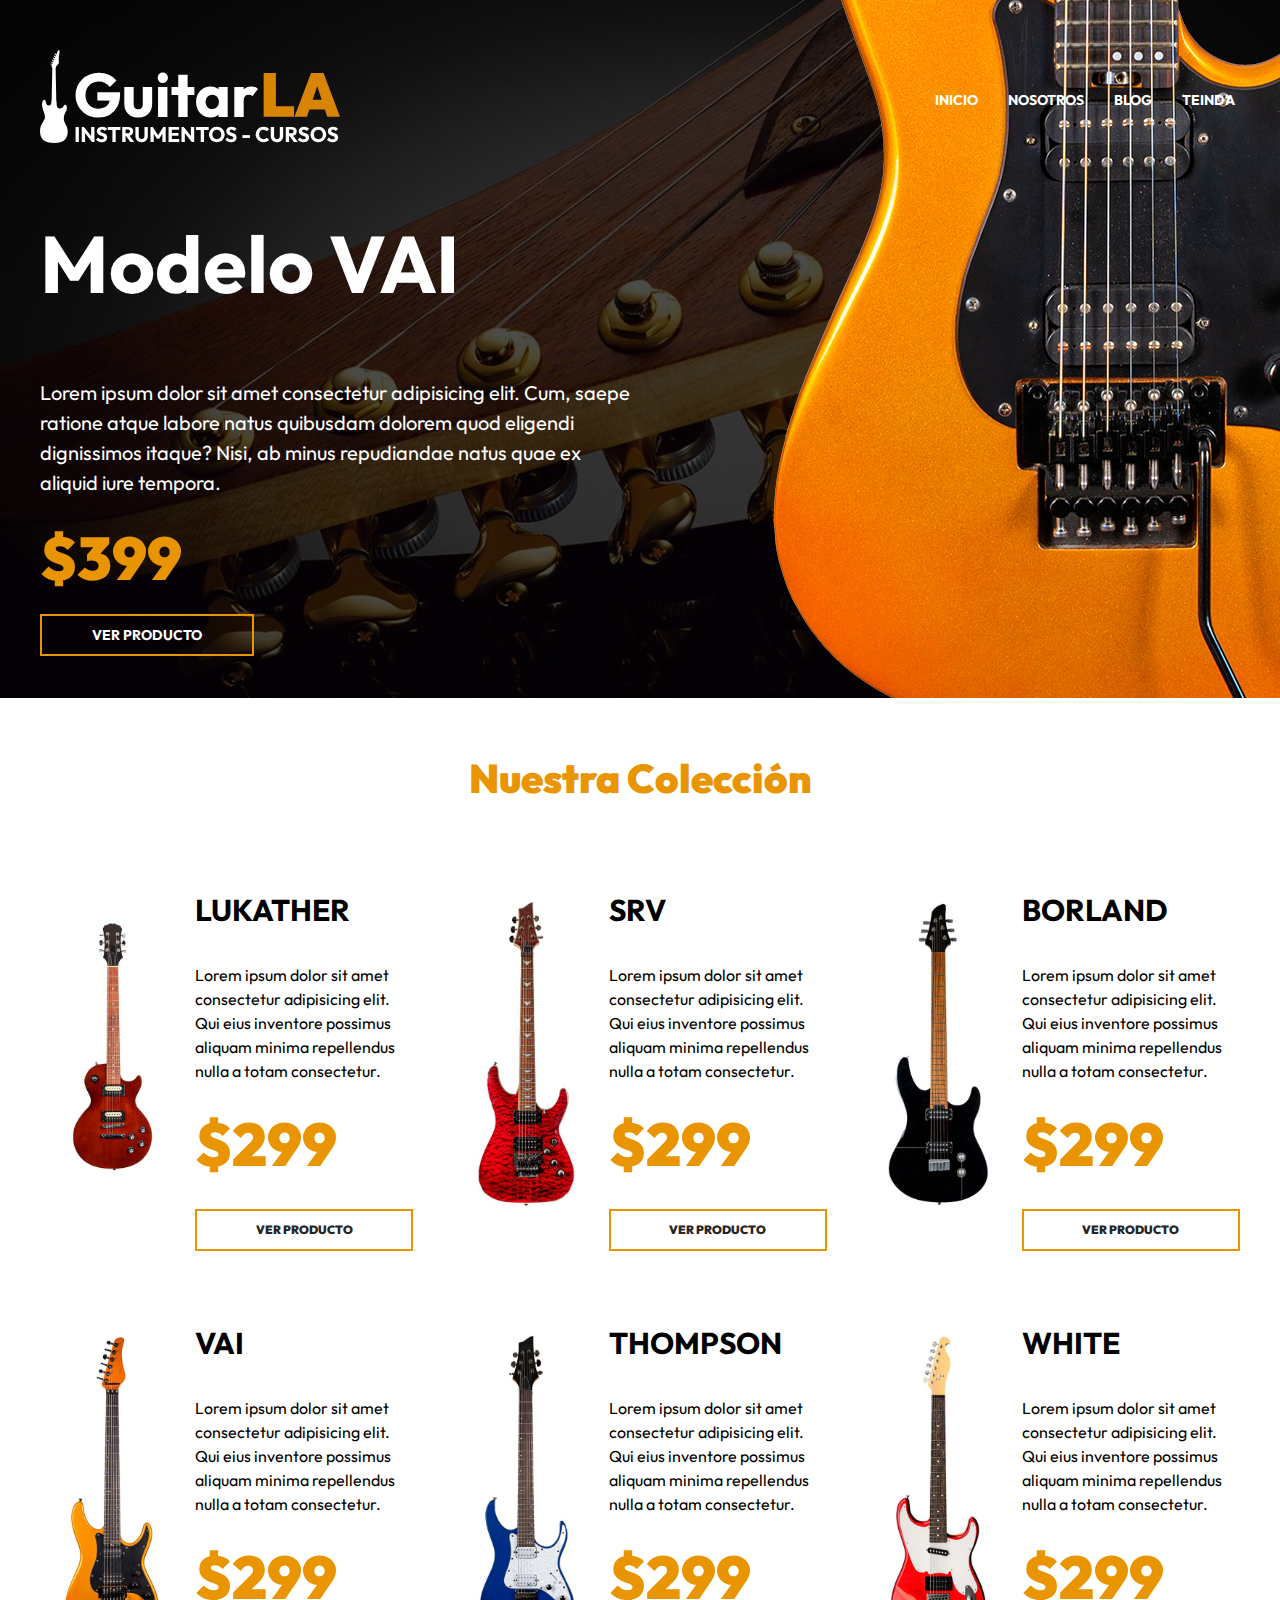
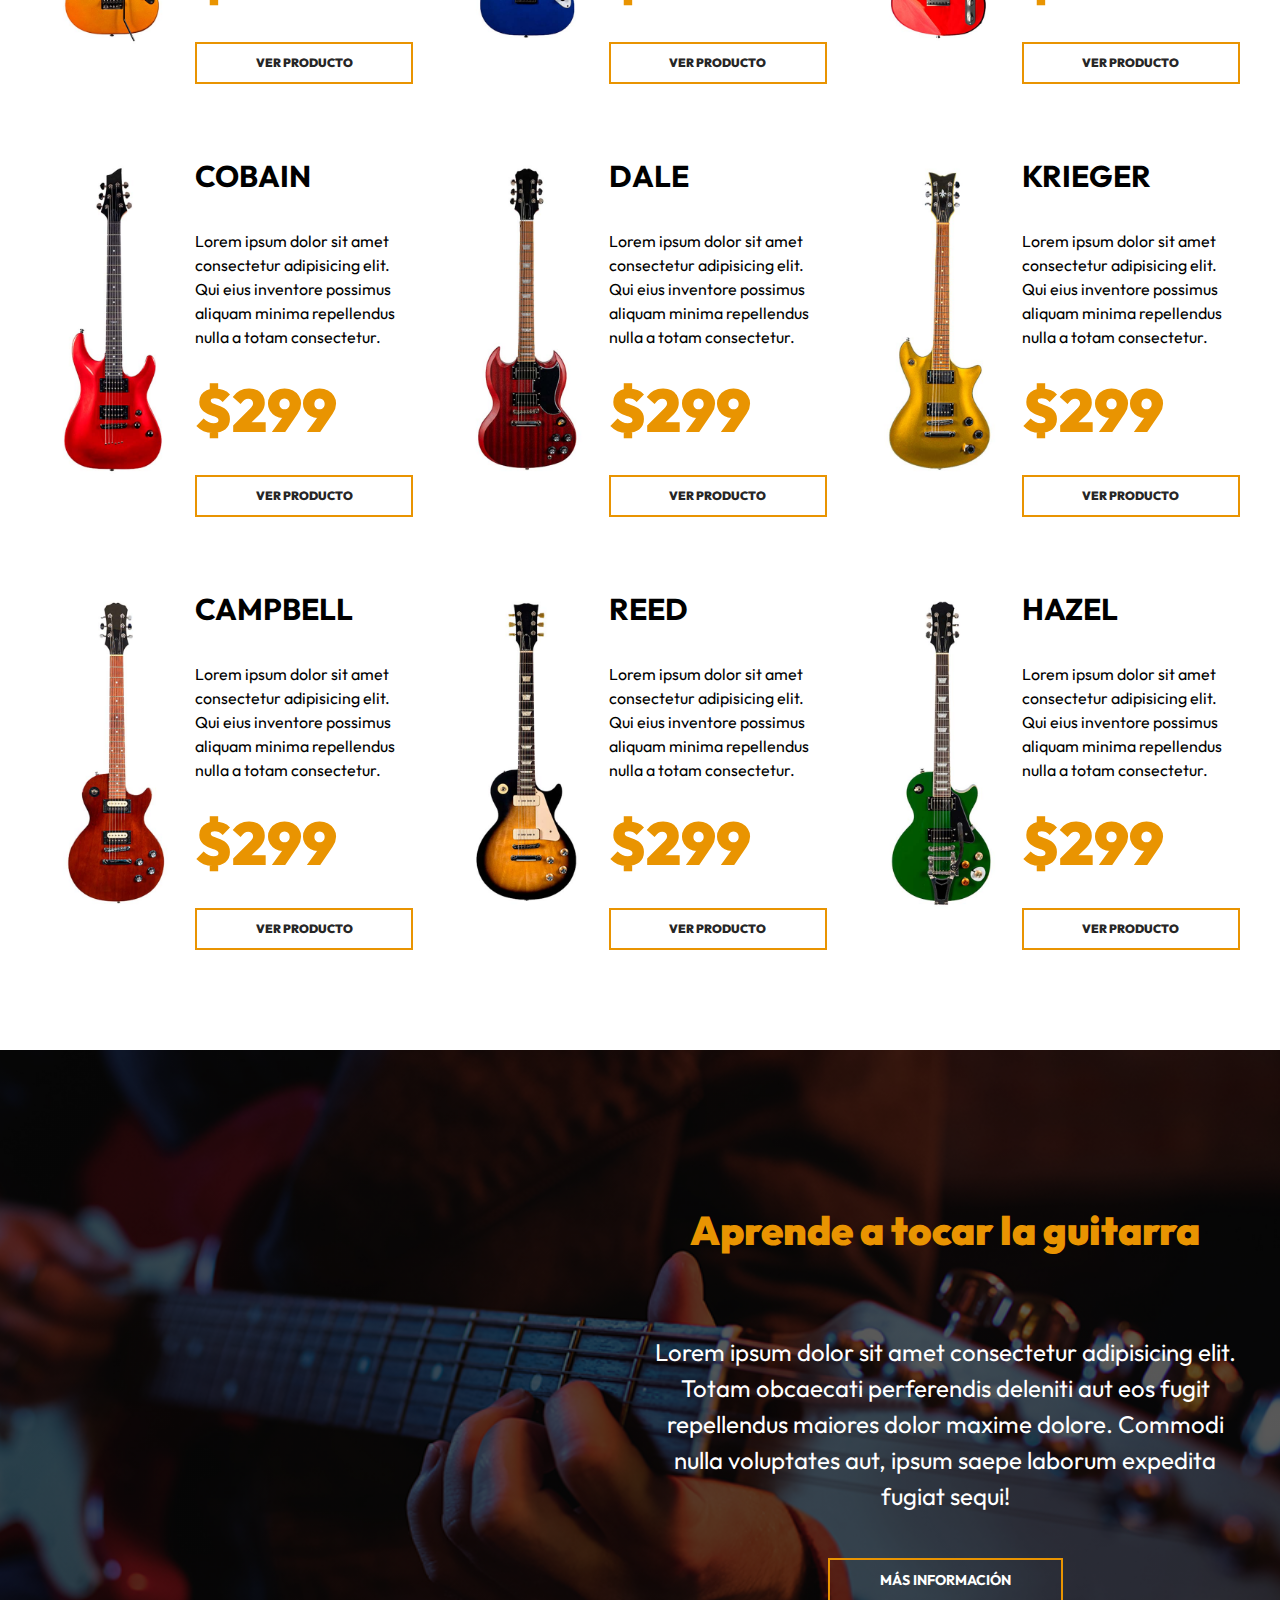
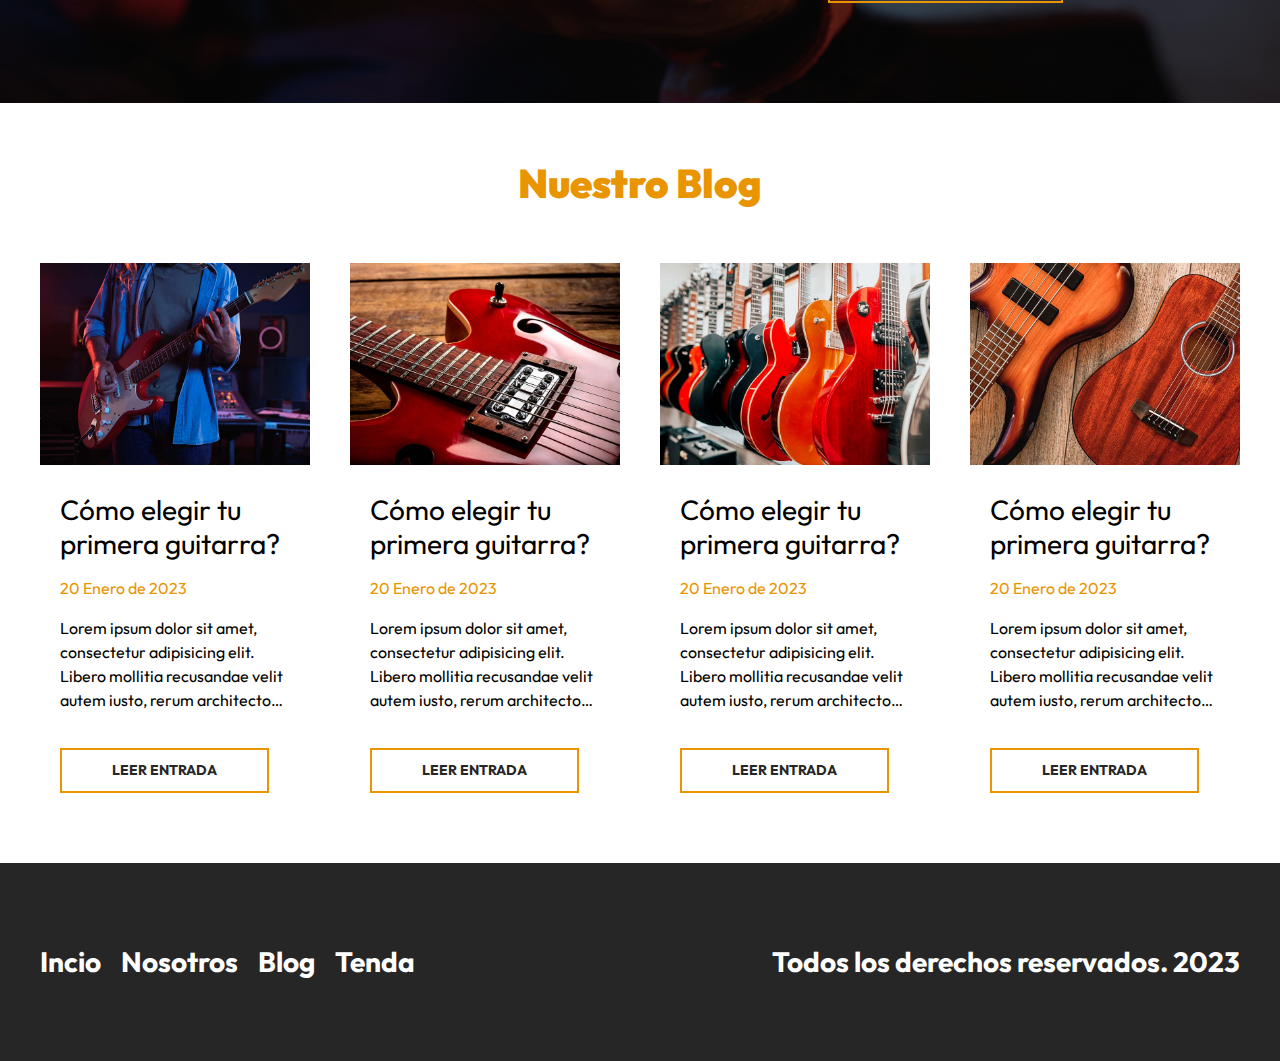
<file: index.html>
<!DOCTYPE html>
<html lang="en">
<head>
    <meta charset="UTF-8">
    <meta http-equiv="X-UA-Compatible" content="IE=edge">
    <meta name="viewport" content="width=device-width, initial-scale=1.0">
    <title>GuitarLA</title>
    <link rel="stylesheet" href="css/normalize.css">
    <link rel="preconnect" href="https://fonts.googleapis.com">
    <link rel="preconnect" href="https://fonts.gstatic.com" crossorigin>
    <link href="https://fonts.googleapis.com/css2?family=Outfit:wght@400;700;900&display=swap" rel="stylesheet"> 
    <link rel="stylesheet" href="css/app.css">
</head>
<body>
    <header class="header">
        <div class="header__contenedor">
            <div class="header__barra">
                <a href="#">
                    <img class="header__logo" src="img/logo.svg" alt="imagen logo">
                </a>

                <nav class="navegacion">
                    <a class="navegacion__enlace" href="index.html">Inicio</a>
                    <a class="navegacion__enlace" href="nosotros.html">Nosotros</a>
                    <a class="navegacion__enlace" href="blog.html">Blog</a>
                    <a class="navegacion__enlace" href="tienda.html">Teinda</a>
                </nav>
            </div> <!-- .header__barra -->

            <div class="modelo">
                <h1 class="modelo__nombre">Modelo VAI</h1>
                <p class="modelo__descripcion">Lorem ipsum dolor sit amet consectetur adipisicing elit. Cum, saepe ratione atque labore natus quibusdam dolorem quod eligendi dignissimos itaque? Nisi, ab minus repudiandae natus quae ex aliquid iure tempora.</p>
                <p class="modelo__precio">$399</p>
                <a class="modelo__enlace" href="producto.html">Ver Producto</a>
            </div>
        </div>

        <img class="header__guitarra" src="img/header_guitarra.png" alt="imagen header guitarra">
    </header>

    <main class="productos productos__contenedor">
        <h2 class="productos__heading">Nuestra Colección</h2>

        <div class="productos__grid">
            <div class="producto">
                <img class="producto__imagen" src="img/guitarra_01.jpg" alt="imagen guitarra">

                <div class="producto__contenido">
                    <h3 class="producto__nombre">Lukather</h3>
                    <p class="producto__descripcion">Lorem ipsum dolor sit amet consectetur adipisicing elit. Qui eius inventore possimus aliquam minima repellendus nulla a totam consectetur.</p>
                    <p class="producto__precio">$299</p>
                    <a class="producto__enlace" href="producto.html">Ver Producto</a>
                </div>
            </div><!-- .producto -->

            <div class="producto">
                <img class="producto__imagen" src="img/guitarra_02.jpg" alt="imagen guitarra">

                <div class="producto__contenido">
                    <h3 class="producto__nombre">SRV</h3>
                    <p class="producto__descripcion">Lorem ipsum dolor sit amet consectetur adipisicing elit. Qui eius inventore possimus aliquam minima repellendus nulla a totam consectetur.</p>
                    <p class="producto__precio">$299</p>
                    <a class="producto__enlace" href="producto.html">Ver Producto</a>
                </div>
            </div><!-- .producto -->

            <div class="producto">
                <img class="producto__imagen" src="img/guitarra_03.jpg" alt="imagen guitarra">

                <div class="producto__contenido">
                    <h3 class="producto__nombre">Borland</h3>
                    <p class="producto__descripcion">Lorem ipsum dolor sit amet consectetur adipisicing elit. Qui eius inventore possimus aliquam minima repellendus nulla a totam consectetur.</p>
                    <p class="producto__precio">$299</p>
                    <a class="producto__enlace" href="producto.html">Ver Producto</a>
                </div>
            </div><!-- .producto -->

            <div class="producto">
                <img class="producto__imagen" src="img/guitarra_04.jpg" alt="imagen guitarra">

                <div class="producto__contenido">
                    <h3 class="producto__nombre">VAI</h3>
                    <p class="producto__descripcion">Lorem ipsum dolor sit amet consectetur adipisicing elit. Qui eius inventore possimus aliquam minima repellendus nulla a totam consectetur.</p>
                    <p class="producto__precio">$299</p>
                    <a class="producto__enlace" href="producto.html">Ver Producto</a>
                </div>
            </div><!-- .producto -->

            <div class="producto">
                <img class="producto__imagen" src="img/guitarra_05.jpg" alt="imagen guitarra">

                <div class="producto__contenido">
                    <h3 class="producto__nombre">Thompson</h3>
                    <p class="producto__descripcion">Lorem ipsum dolor sit amet consectetur adipisicing elit. Qui eius inventore possimus aliquam minima repellendus nulla a totam consectetur.</p>
                    <p class="producto__precio">$299</p>
                    <a class="producto__enlace" href="producto.html">Ver Producto</a>
                </div>
            </div><!-- .producto -->

            <div class="producto">
                <img class="producto__imagen" src="img/guitarra_06.jpg" alt="imagen guitarra">

                <div class="producto__contenido">
                    <h3 class="producto__nombre">White</h3>
                    <p class="producto__descripcion">Lorem ipsum dolor sit amet consectetur adipisicing elit. Qui eius inventore possimus aliquam minima repellendus nulla a totam consectetur.</p>
                    <p class="producto__precio">$299</p>
                    <a class="producto__enlace" href="producto.html">Ver Producto</a>
                </div>
            </div><!-- .producto -->

            <div class="producto">
                <img class="producto__imagen" src="img/guitarra_07.jpg" alt="imagen guitarra">

                <div class="producto__contenido">
                    <h3 class="producto__nombre">Cobain</h3>
                    <p class="producto__descripcion">Lorem ipsum dolor sit amet consectetur adipisicing elit. Qui eius inventore possimus aliquam minima repellendus nulla a totam consectetur.</p>
                    <p class="producto__precio">$299</p>
                    <a class="producto__enlace" href="producto.html">Ver Producto</a>
                </div>
            </div><!-- .producto -->

            <div class="producto">
                <img class="producto__imagen" src="img/guitarra_08.jpg" alt="imagen guitarra">

                <div class="producto__contenido">
                    <h3 class="producto__nombre">Dale</h3>
                    <p class="producto__descripcion">Lorem ipsum dolor sit amet consectetur adipisicing elit. Qui eius inventore possimus aliquam minima repellendus nulla a totam consectetur.</p>
                    <p class="producto__precio">$299</p>
                    <a class="producto__enlace" href="producto.html">Ver Producto</a>
                </div>
            </div><!-- .producto -->

            <div class="producto">
                <img class="producto__imagen" src="img/guitarra_09.jpg" alt="imagen guitarra">

                <div class="producto__contenido">
                    <h3 class="producto__nombre">Krieger</h3>
                    <p class="producto__descripcion">Lorem ipsum dolor sit amet consectetur adipisicing elit. Qui eius inventore possimus aliquam minima repellendus nulla a totam consectetur.</p>
                    <p class="producto__precio">$299</p>
                    <a class="producto__enlace" href="producto.html">Ver Producto</a>
                </div>
            </div><!-- .producto -->

            <div class="producto">
                <img class="producto__imagen" src="img/guitarra_10.jpg" alt="imagen guitarra">

                <div class="producto__contenido">
                    <h3 class="producto__nombre">Campbell</h3>
                    <p class="producto__descripcion">Lorem ipsum dolor sit amet consectetur adipisicing elit. Qui eius inventore possimus aliquam minima repellendus nulla a totam consectetur.</p>
                    <p class="producto__precio">$299</p>
                    <a class="producto__enlace" href="producto.html">Ver Producto</a>
                </div>
            </div><!-- .producto -->

            <div class="producto">
                <img class="producto__imagen" src="img/guitarra_11.jpg" alt="imagen guitarra">

                <div class="producto__contenido">
                    <h3 class="producto__nombre">Reed</h3>
                    <p class="producto__descripcion">Lorem ipsum dolor sit amet consectetur adipisicing elit. Qui eius inventore possimus aliquam minima repellendus nulla a totam consectetur.</p>
                    <p class="producto__precio">$299</p>
                    <a class="producto__enlace" href="producto.html">Ver Producto</a>
                </div>
            </div><!-- .producto -->

            <div class="producto">
                <img class="producto__imagen" src="img/guitarra_12.jpg" alt="imagen guitarra">

                <div class="producto__contenido">
                    <h3 class="producto__nombre">Hazel</h3>
                    <p class="producto__descripcion">Lorem ipsum dolor sit amet consectetur adipisicing elit. Qui eius inventore possimus aliquam minima repellendus nulla a totam consectetur.</p>
                    <p class="producto__precio">$299</p>
                    <a class="producto__enlace" href="producto.html">Ver Producto</a>
                </div>
            </div><!-- .producto -->
        </div><!-- .productos__grid -->
    </main> 

    <section class="cursos">
        <div class="cursos__contenedor cursos__grid">
            <div class="cursos__contenido">
                <h2 class="cursos__heading">Aprende a tocar la guitarra</h2>
                <p class="cursos__texto">Lorem ipsum dolor sit amet consectetur adipisicing elit. Totam obcaecati perferendis deleniti aut eos fugit repellendus maiores dolor maxime dolore. Commodi nulla voluptates aut, ipsum saepe laborum expedita fugiat sequi!</p>
                <a class="cursos__enlace" href="#">Más Información</a>
            </div>
        </div>
    </section>

    <section class="blog">
        <h2 class="blog__heading">Nuestro Blog</h2>
        <div class="blog__contenedor blog__grid">
            <article class="entrada">
                <img class="entrada__imagen" src="img/blog_1.jpg" alt="imagen blog">

                <div class="entrada__contenido">
                    <h3 class="entrada__titulo">Cómo elegir tu primera guitarra?</h3>
                    <p class="entrada__fecha">20 Enero de 2023</p>
                    <p class="entrada__texto">Lorem ipsum dolor sit amet, consectetur adipisicing elit. Libero mollitia recusandae velit autem iusto, rerum architecto porro animi esse enim quod, ratione veritatis doloremque, ea suscipit itaque ullam corporis? Illum.</p>
                    <a class="entrada__enlace" href="entrada.html">Leer entrada</a>
                </div>
            </article>

            <article class="entrada">
                <img class="entrada__imagen" src="img/blog_2.jpg" alt="imagen blog">

                <div class="entrada__contenido">
                    <h3 class="entrada__titulo">Cómo elegir tu primera guitarra?</h3>
                    <p class="entrada__fecha">20 Enero de 2023</p>
                    <p class="entrada__texto">Lorem ipsum dolor sit amet, consectetur adipisicing elit. Libero mollitia recusandae velit autem iusto, rerum architecto porro animi esse enim quod, ratione veritatis doloremque, ea suscipit itaque ullam corporis? Illum.</p>
                    <a class="entrada__enlace" href="entrada.html">Leer entrada</a>
                </div>
            </article>

            <article class="entrada">
                <img class="entrada__imagen" src="img/blog_3.jpg" alt="imagen blog">

                <div class="entrada__contenido">
                    <h3 class="entrada__titulo">Cómo elegir tu primera guitarra?</h3>
                    <p class="entrada__fecha">20 Enero de 2023</p>
                    <p class="entrada__texto">Lorem ipsum dolor sit amet, consectetur adipisicing elit. Libero mollitia recusandae velit autem iusto, rerum architecto porro animi esse enim quod, ratione veritatis doloremque, ea suscipit itaque ullam corporis? Illum.</p>
                    <a class="entrada__enlace" href="entrada.html">Leer entrada</a>
                </div>
            </article>

            <article class="entrada">
                <img class="entrada__imagen" src="img/blog_4.jpg" alt="imagen blog">

                <div class="entrada__contenido">
                    <h3 class="entrada__titulo">Cómo elegir tu primera guitarra?</h3>
                    <p class="entrada__fecha">20 Enero de 2023</p>
                    <p class="entrada__texto">Lorem ipsum dolor sit amet, consectetur adipisicing elit. Libero mollitia recusandae velit autem iusto, rerum architecto porro animi esse enim quod, ratione veritatis doloremque, ea suscipit itaque ullam corporis? Illum.</p>
                    <a class="entrada__enlace" href="entrada.html">Leer entrada</a>
                </div>
            </article>
        </div>
    </section>

    <footer class="footer">
        <div class="footer__contenedor footer__contenido">
            <nav class="footer__nav">
                <a class="footer__enlace" href="index.html">Incio</a>
                <a class="footer__enlace" href="nosotros.html">Nosotros</a>
                <a class="footer__enlace" href="blog.html">Blog</a>
                <a class="footer__enlace" href="tienda.html">Tenda</a>
            </nav>

            <p class="footer__copyright">Todos los derechos reservados. 2023</p>
        </div>
    </footer>
</body>
</html>
</file>
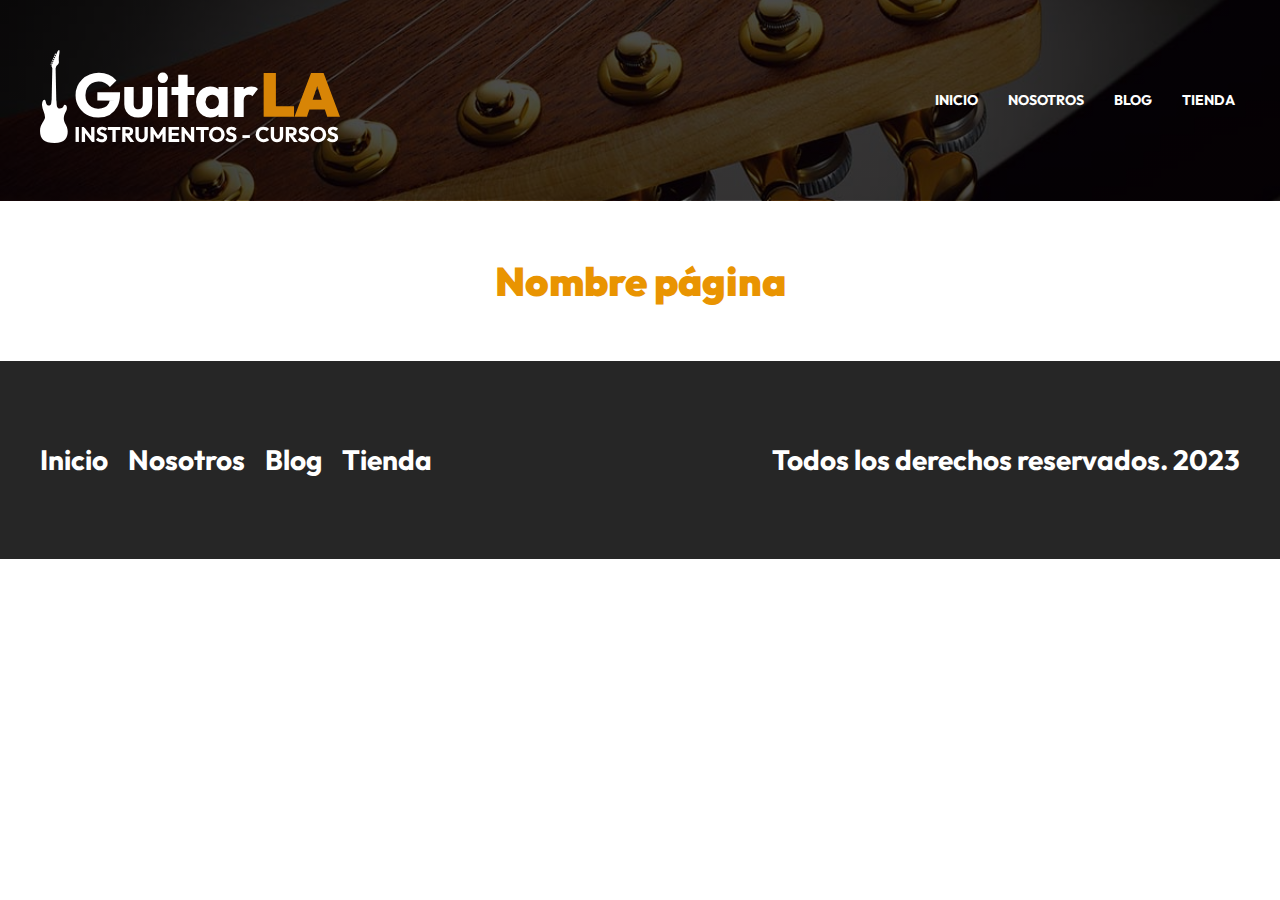
<file: base.html>
<!DOCTYPE html>
<html lang="en">
<head>
    <meta charset="UTF-8">
    <meta http-equiv="X-UA-Compatible" content="IE=edge">
    <meta name="viewport" content="width=device-width, initial-scale=1.0">
    <title>GuitarLA: Nombre Página</title>
    <link rel="stylesheet" href="css/normalize.css">
    <link rel="preconnect" href="https://fonts.googleapis.com">
    <link rel="preconnect" href="https://fonts.gstatic.com" crossorigin>
    <link href="https://fonts.googleapis.com/css2?family=Outfit:wght@400;700;900&display=swap" rel="stylesheet"> 
    <link rel="stylesheet" href="css/app.css">
</head>
<body>
    <header class="header">
        <div class="header__contenedor">
            <div class="header__barra">
                <a href="#">
                    <img class="header__logo" src="img/logo.svg" alt="imagen logo">
                </a>

                <nav class="navegacion">
                    <a class="navegacion__enlace" href="index.html">Inicio</a>
                    <a class="navegacion__enlace" href="nosotros.html">Nosotros</a>
                    <a class="navegacion__enlace" href="blog.html">Blog</a>
                    <a class="navegacion__enlace" href="tienda.html">Tienda</a>
                </nav>
            </div> <!-- .header__barra -->
        </div>
    </header>

    <main class="contenedor">
        <h2 class="heading">Nombre página</h2>
    </main> 

    <footer class="footer">
        <div class="footer__contenedor footer__contenido">
            <nav class="footer__nav">
                <a class="footer__enlace" href="index.html">Inicio</a>
                <a class="footer__enlace" href="nosotros.html">Nosotros</a>
                <a class="footer__enlace" href="blog.html">Blog</a>
                <a class="footer__enlace" href="tienda.html">Tienda</a>
            </nav>

            <p class="footer__copyright">Todos los derechos reservados. 2023</p>
        </div>
    </footer>
</body>
</html>
</file>
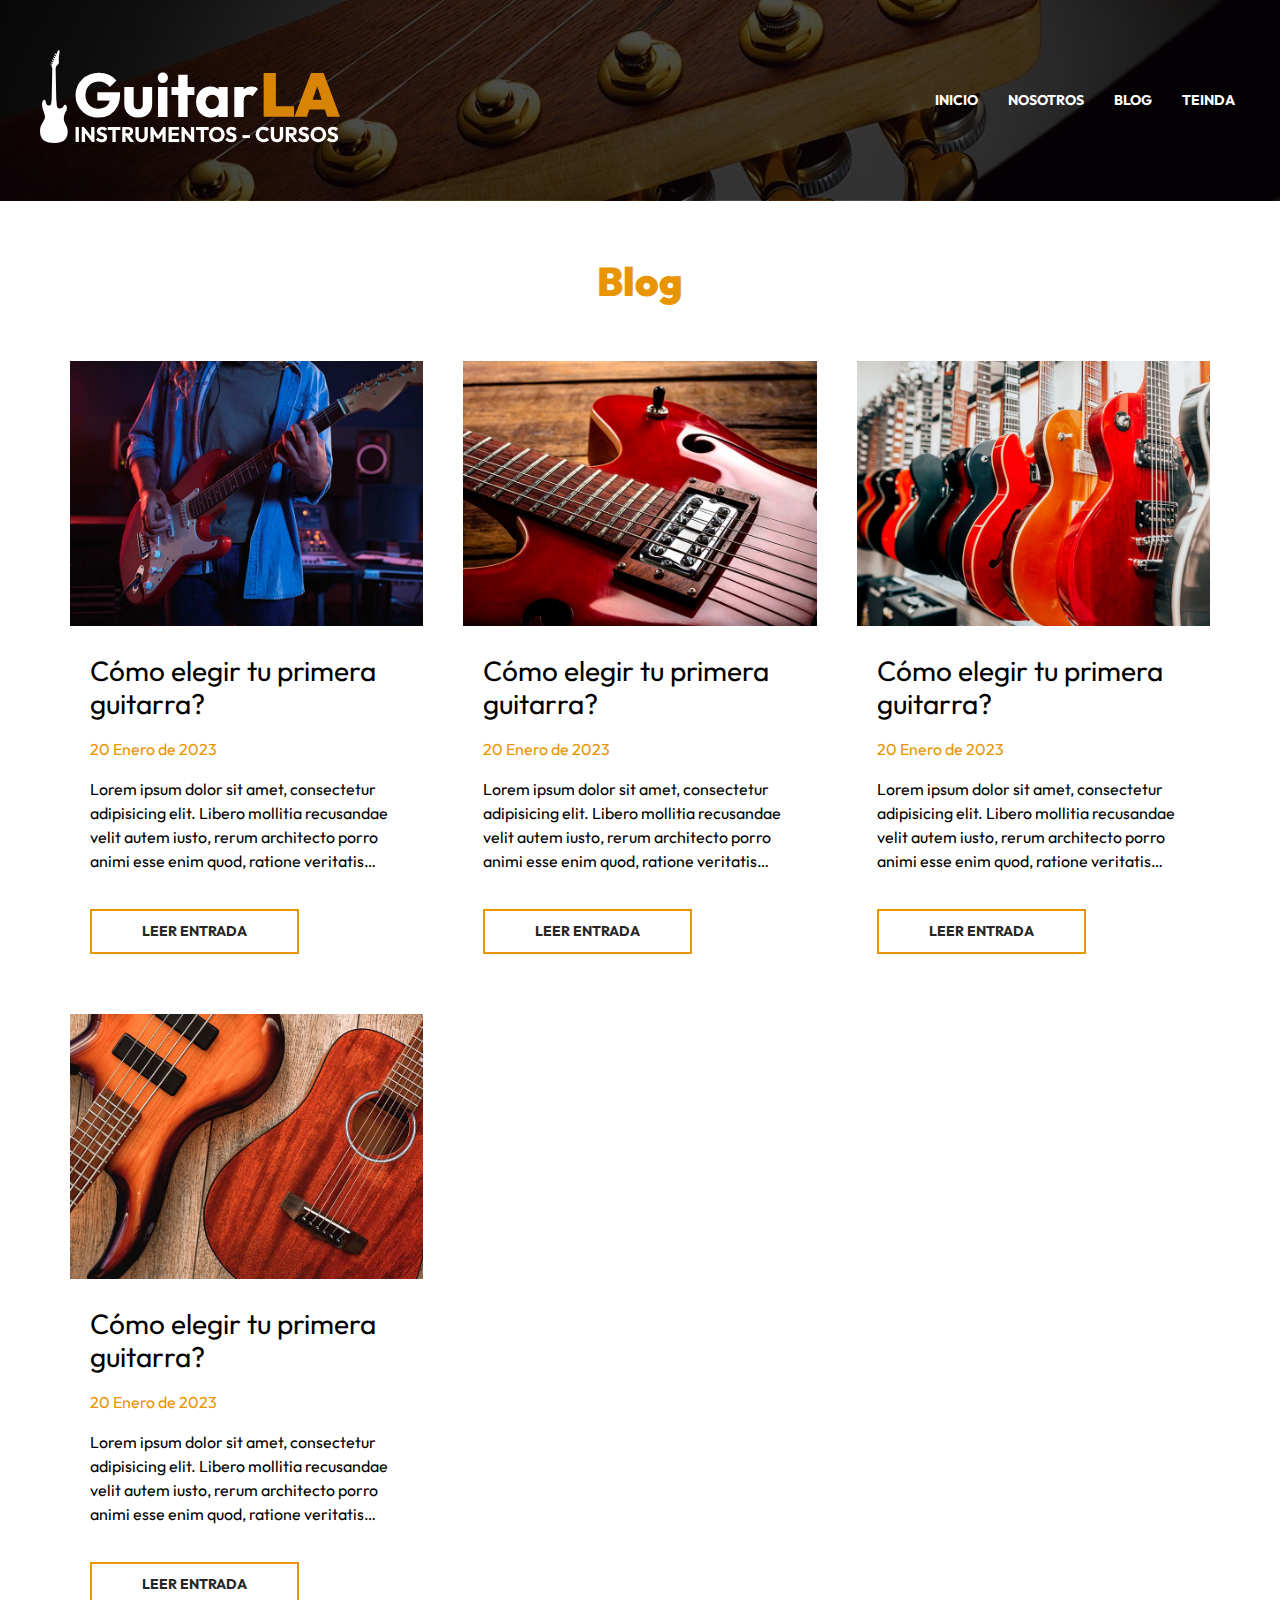
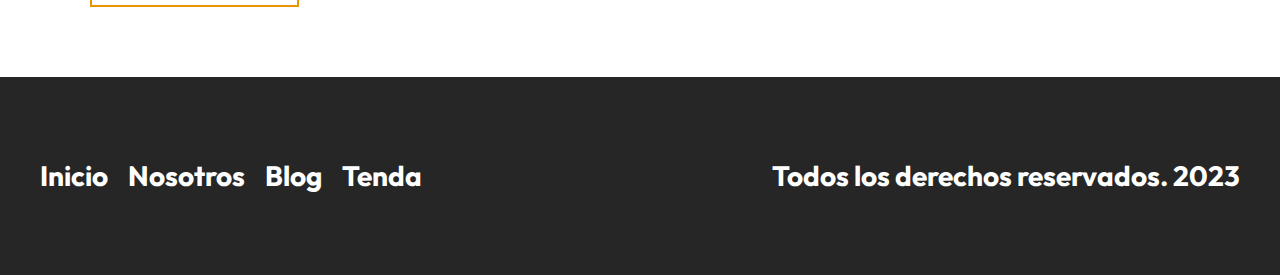
<file: blog.html>
<!DOCTYPE html>
<html lang="en">
<head>
    <meta charset="UTF-8">
    <meta http-equiv="X-UA-Compatible" content="IE=edge">
    <meta name="viewport" content="width=device-width, initial-scale=1.0">
    <title>GuitarLA: Blog</title>
    <link rel="stylesheet" href="css/normalize.css">
    <link rel="preconnect" href="https://fonts.googleapis.com">
    <link rel="preconnect" href="https://fonts.gstatic.com" crossorigin>
    <link href="https://fonts.googleapis.com/css2?family=Outfit:wght@400;700;900&display=swap" rel="stylesheet"> 
    <link rel="stylesheet" href="css/app.css">
</head>
<body>
    <header class="header">
        <div class="header__contenedor">
            <div class="header__barra">
                <a href="#">
                    <img class="header__logo" src="img/logo.svg" alt="imagen logo">
                </a>

                <nav class="navegacion">
                    <a class="navegacion__enlace" href="index.html">Inicio</a>
                    <a class="navegacion__enlace" href="nosotros.html">Nosotros</a>
                    <a class="navegacion__enlace" href="blog.html">Blog</a>
                    <a class="navegacion__enlace" href="tienda.html">Teinda</a>
                </nav>
            </div> <!-- .header__barra -->
        </div>
    </header>

    <main class="blog__contenedor">
        <h2 class="blog__heading">Blog</h2>

        <div class="blog__contenedor blog__grid blog__grid--pagina">
            <article class="entrada">
                <img class="entrada__imagen" src="img/blog_1.jpg" alt="imagen blog">

                <div class="entrada__contenido">
                    <h3 class="entrada__titulo">Cómo elegir tu primera guitarra?</h3>
                    <p class="entrada__fecha">20 Enero de 2023</p>
                    <p class="entrada__texto">Lorem ipsum dolor sit amet, consectetur adipisicing elit. Libero mollitia recusandae velit autem iusto, rerum architecto porro animi esse enim quod, ratione veritatis doloremque, ea suscipit itaque ullam corporis? Illum.</p>
                    <a class="entrada__enlace" href="entrada.html">Leer entrada</a>
                </div>
            </article>

            <article class="entrada">
                <img class="entrada__imagen" src="img/blog_2.jpg" alt="imagen blog">

                <div class="entrada__contenido">
                    <h3 class="entrada__titulo">Cómo elegir tu primera guitarra?</h3>
                    <p class="entrada__fecha">20 Enero de 2023</p>
                    <p class="entrada__texto">Lorem ipsum dolor sit amet, consectetur adipisicing elit. Libero mollitia recusandae velit autem iusto, rerum architecto porro animi esse enim quod, ratione veritatis doloremque, ea suscipit itaque ullam corporis? Illum.</p>
                    <a class="entrada__enlace" href="entrada.html">Leer entrada</a>
                </div>
            </article>

            <article class="entrada">
                <img class="entrada__imagen" src="img/blog_3.jpg" alt="imagen blog">

                <div class="entrada__contenido">
                    <h3 class="entrada__titulo">Cómo elegir tu primera guitarra?</h3>
                    <p class="entrada__fecha">20 Enero de 2023</p>
                    <p class="entrada__texto">Lorem ipsum dolor sit amet, consectetur adipisicing elit. Libero mollitia recusandae velit autem iusto, rerum architecto porro animi esse enim quod, ratione veritatis doloremque, ea suscipit itaque ullam corporis? Illum.</p>
                    <a class="entrada__enlace" href="entrada.html">Leer entrada</a>
                </div>
            </article>

            <article class="entrada">
                <img class="entrada__imagen" src="img/blog_4.jpg" alt="imagen blog">

                <div class="entrada__contenido">
                    <h3 class="entrada__titulo">Cómo elegir tu primera guitarra?</h3>
                    <p class="entrada__fecha">20 Enero de 2023</p>
                    <p class="entrada__texto">Lorem ipsum dolor sit amet, consectetur adipisicing elit. Libero mollitia recusandae velit autem iusto, rerum architecto porro animi esse enim quod, ratione veritatis doloremque, ea suscipit itaque ullam corporis? Illum.</p>
                    <a class="entrada__enlace" href="entrada.html">Leer entrada</a>
                </div>
            </article>
        </div>
    </main> 

    <footer class="footer">
        <div class="footer__contenedor footer__contenido">
            <nav class="footer__nav">
                <a class="footer__enlace" href="index.html">Inicio</a>
                <a class="footer__enlace" href="nosotros.html">Nosotros</a>
                <a class="footer__enlace" href="blog.html">Blog</a>
                <a class="footer__enlace" href="tienda.html">Tenda</a>
            </nav>

            <p class="footer__copyright">Todos los derechos reservados. 2023</p>
        </div>
    </footer>
</body>
</html>
</file>
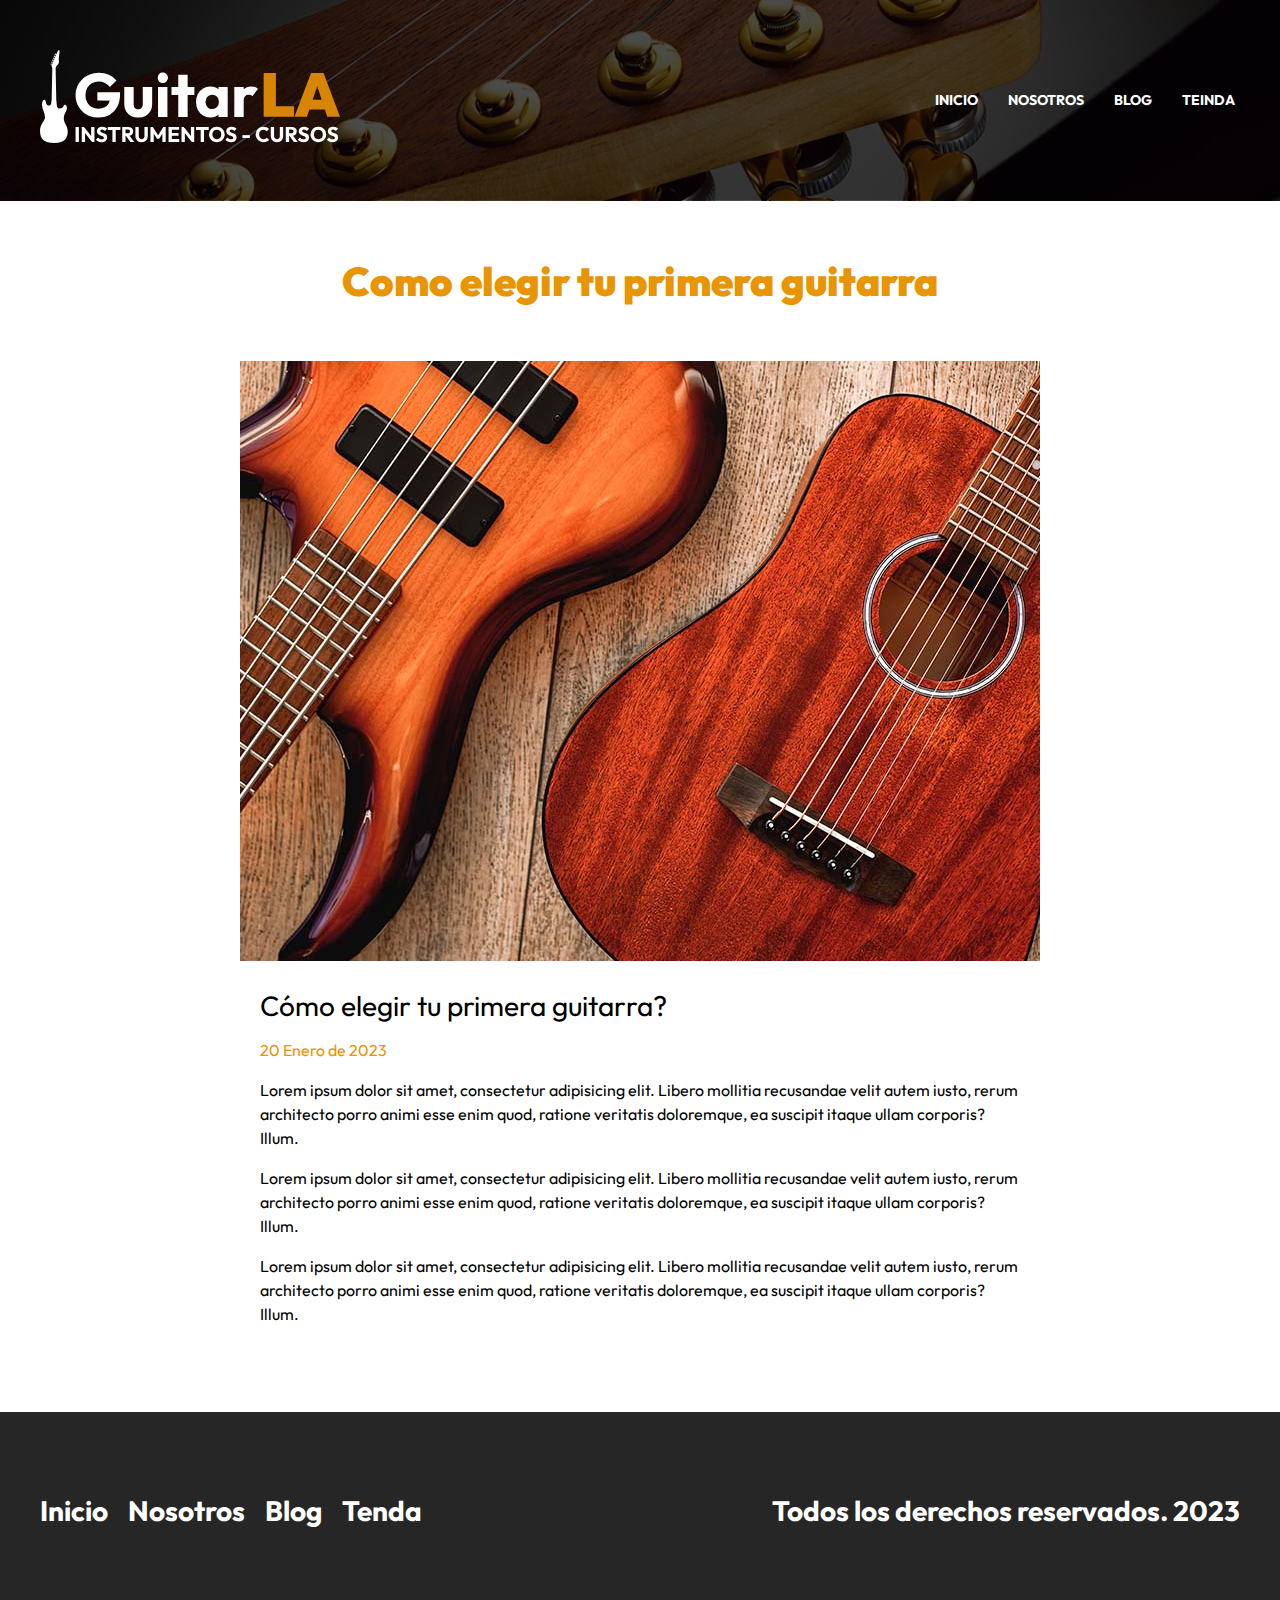
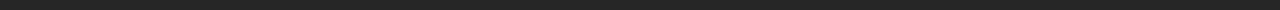
<file: entrada.html>
<!DOCTYPE html>
<html lang="en">
<head>
    <meta charset="UTF-8">
    <meta http-equiv="X-UA-Compatible" content="IE=edge">
    <meta name="viewport" content="width=device-width, initial-scale=1.0">
    <title>GuitarLA: Como elegir tu primera guitarra</title>
    <link rel="stylesheet" href="css/normalize.css">
    <link rel="preconnect" href="https://fonts.googleapis.com">
    <link rel="preconnect" href="https://fonts.gstatic.com" crossorigin>
    <link href="https://fonts.googleapis.com/css2?family=Outfit:wght@400;700;900&display=swap" rel="stylesheet"> 
    <link rel="stylesheet" href="css/app.css">
</head>
<body>
    <header class="header">
        <div class="header__contenedor">
            <div class="header__barra">
                <a href="#">
                    <img class="header__logo" src="img/logo.svg" alt="imagen logo">
                </a>

                <nav class="navegacion">
                    <a class="navegacion__enlace" href="index.html">Inicio</a>
                    <a class="navegacion__enlace" href="nosotros.html">Nosotros</a>
                    <a class="navegacion__enlace" href="blog.html">Blog</a>
                    <a class="navegacion__enlace" href="tienda.html">Teinda</a>
                </nav>
            </div> <!-- .header__barra -->
        </div>
    </header>

    <main class="contenedor">
        <h2 class="heading">Como elegir tu primera guitarra</h2>

        <article class="entrada">
            <img class="entrada__imagen" src="img/blog_4.jpg" alt="imagen blog">

            <div class="entrada__contenido">
                <h3 class="entrada__titulo">Cómo elegir tu primera guitarra?</h3>
                <p class="entrada__fecha">20 Enero de 2023</p>
                <p class="entrada__texto">Lorem ipsum dolor sit amet, consectetur adipisicing elit. Libero mollitia recusandae velit autem iusto, rerum architecto porro animi esse enim quod, ratione veritatis doloremque, ea suscipit itaque ullam corporis? Illum.</p>
                <p class="entrada__texto">Lorem ipsum dolor sit amet, consectetur adipisicing elit. Libero mollitia recusandae velit autem iusto, rerum architecto porro animi esse enim quod, ratione veritatis doloremque, ea suscipit itaque ullam corporis? Illum.</p>
                <p class="entrada__texto">Lorem ipsum dolor sit amet, consectetur adipisicing elit. Libero mollitia recusandae velit autem iusto, rerum architecto porro animi esse enim quod, ratione veritatis doloremque, ea suscipit itaque ullam corporis? Illum.</p>
            </div>
        </article>
    </main> 

    <footer class="footer">
        <div class="footer__contenedor footer__contenido">
            <nav class="footer__nav">
                <a class="footer__enlace" href="index.html">Inicio</a>
                <a class="footer__enlace" href="nosotros.html">Nosotros</a>
                <a class="footer__enlace" href="blog.html">Blog</a>
                <a class="footer__enlace" href="tienda.html">Tenda</a>
            </nav>

            <p class="footer__copyright">Todos los derechos reservados. 2023</p>
        </div>
    </footer>
</body>
</html>
</file>
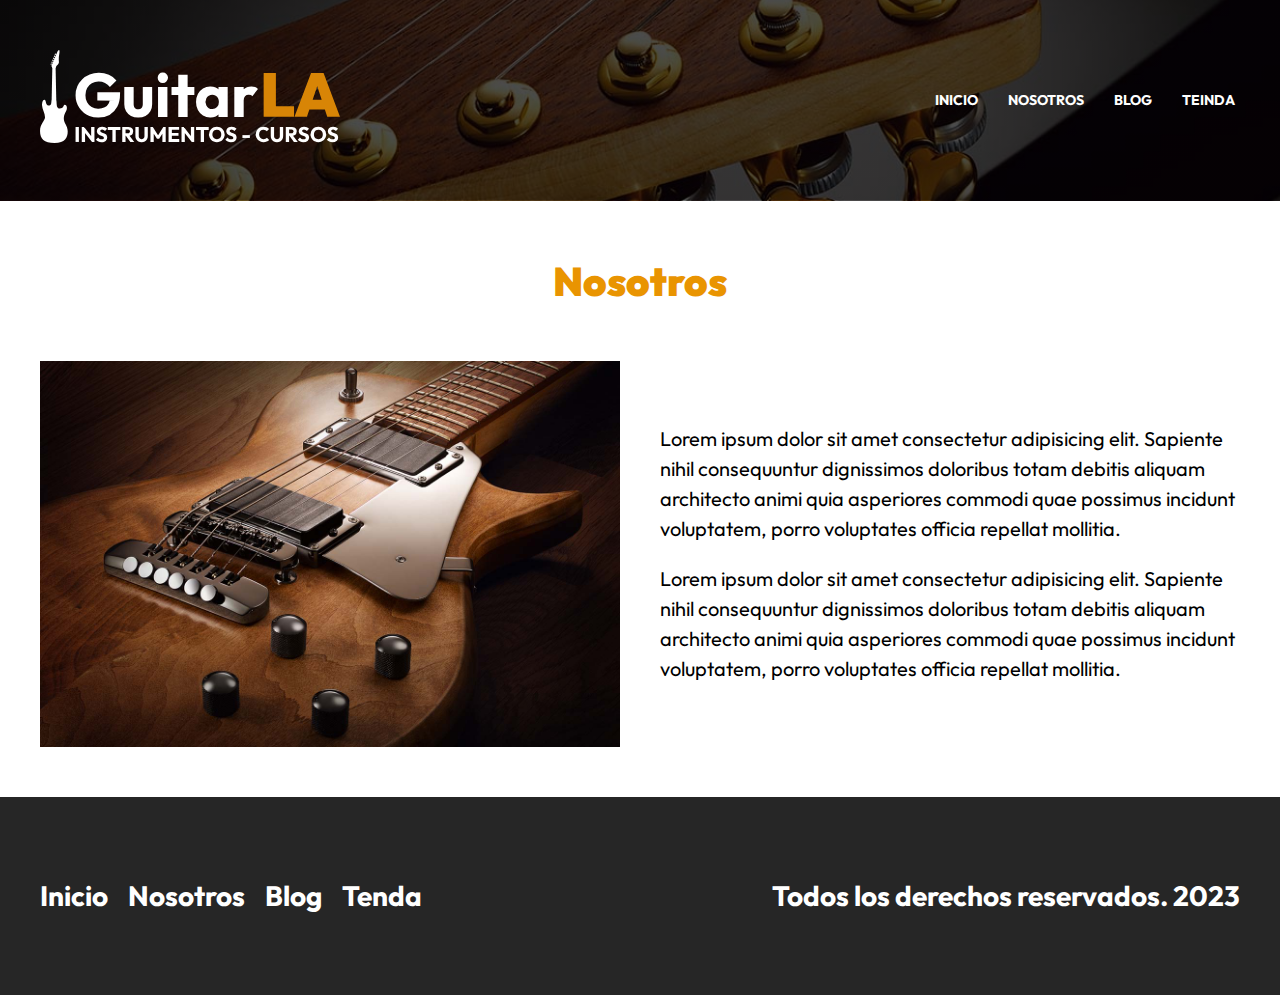
<file: nosotros.html>
<!DOCTYPE html>
<html lang="en">
<head>
    <meta charset="UTF-8">
    <meta http-equiv="X-UA-Compatible" content="IE=edge">
    <meta name="viewport" content="width=device-width, initial-scale=1.0">
    <title>GuitarLA: Nosotros</title>
    <link rel="stylesheet" href="css/normalize.css">
    <link rel="preconnect" href="https://fonts.googleapis.com">
    <link rel="preconnect" href="https://fonts.gstatic.com" crossorigin>
    <link href="https://fonts.googleapis.com/css2?family=Outfit:wght@400;700;900&display=swap" rel="stylesheet"> 
    <link rel="stylesheet" href="css/app.css">
</head>
<body>
    <header class="header">
        <div class="header__contenedor">
            <div class="header__barra">
                <a href="#">
                    <img class="header__logo" src="img/logo.svg" alt="imagen logo">
                </a>

                <nav class="navegacion">
                    <a class="navegacion__enlace" href="index.html">Inicio</a>
                    <a class="navegacion__enlace" href="nosotros.html">Nosotros</a>
                    <a class="navegacion__enlace" href="blog.html">Blog</a>
                    <a class="navegacion__enlace" href="tienda.html">Teinda</a>
                </nav>
            </div> <!-- .header__barra -->
        </div>
    </header>

    <main class="nosotros nosotros__contenedor">
        <h2 class="nosotros__heading">Nosotros</h2>

        <div class="nosotros__grid">
            <img src="img/nosotros.jpg" alt="imagen nosotros">

            <div class="nosotros__contenido">
                <p>Lorem ipsum dolor sit amet consectetur adipisicing elit. Sapiente nihil consequuntur dignissimos doloribus totam debitis aliquam architecto animi quia asperiores commodi quae possimus incidunt voluptatem, porro voluptates officia repellat mollitia.</p>
                <p>Lorem ipsum dolor sit amet consectetur adipisicing elit. Sapiente nihil consequuntur dignissimos doloribus totam debitis aliquam architecto animi quia asperiores commodi quae possimus incidunt voluptatem, porro voluptates officia repellat mollitia.</p>
            </div>
        </div>
    </main> 

    <footer class="footer">
        <div class="footer__contenedor footer__contenido">
            <nav class="footer__nav">
                <a class="footer__enlace" href="index.html">Inicio</a>
                <a class="footer__enlace" href="nosotros.html">Nosotros</a>
                <a class="footer__enlace" href="blog.html">Blog</a>
                <a class="footer__enlace" href="tienda.html">Tenda</a>
            </nav>

            <p class="footer__copyright">Todos los derechos reservados. 2023</p>
        </div>
    </footer>
</body>
</html>
</file>
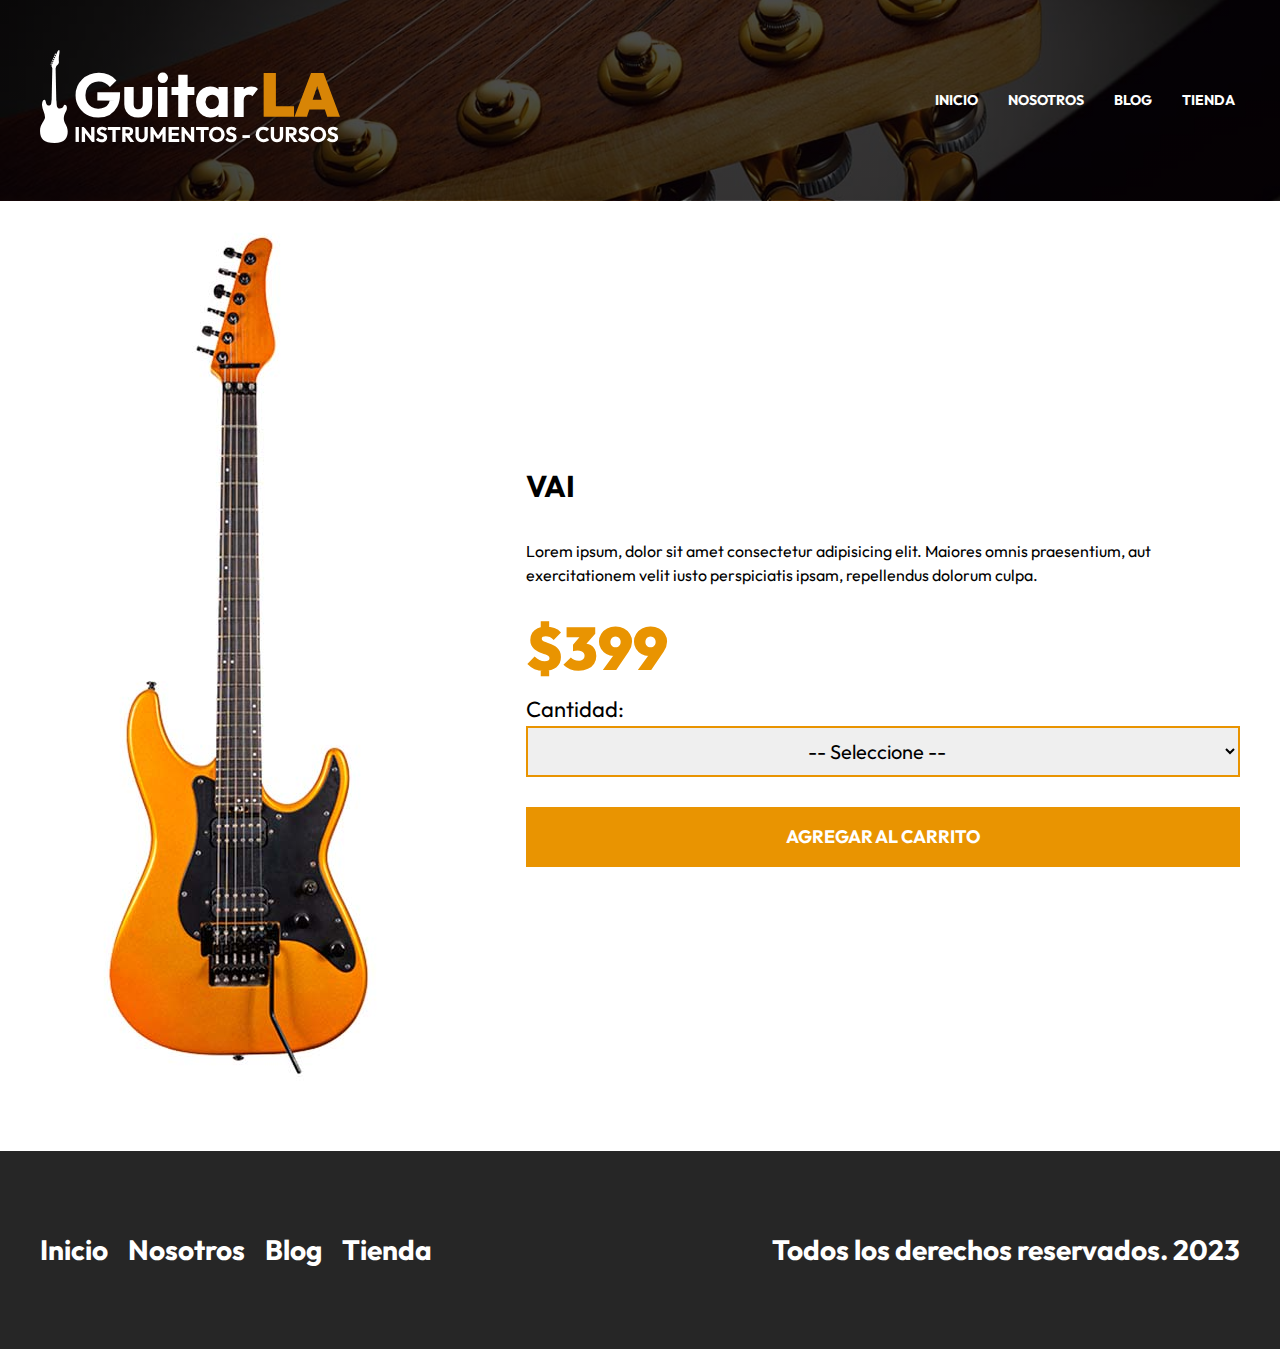
<file: producto.html>
<!DOCTYPE html>
<html lang="en">
<head>
    <meta charset="UTF-8">
    <meta http-equiv="X-UA-Compatible" content="IE=edge">
    <meta name="viewport" content="width=device-width, initial-scale=1.0">
    <title>GuitarLA: Nombre Página</title>
    <link rel="stylesheet" href="css/normalize.css">
    <link rel="preconnect" href="https://fonts.googleapis.com">
    <link rel="preconnect" href="https://fonts.gstatic.com" crossorigin>
    <link href="https://fonts.googleapis.com/css2?family=Outfit:wght@400;700;900&display=swap" rel="stylesheet"> 
    <link rel="stylesheet" href="css/app.css">
</head>
<body>
    <header class="header">
        <div class="header__contenedor">
            <div class="header__barra">
                <a href="#">
                    <img class="header__logo" src="img/logo.svg" alt="imagen logo">
                </a>

                <nav class="navegacion">
                    <a class="navegacion__enlace" href="index.html">Inicio</a>
                    <a class="navegacion__enlace" href="nosotros.html">Nosotros</a>
                    <a class="navegacion__enlace" href="blog.html">Blog</a>
                    <a class="navegacion__enlace" href="tienda.html">Tienda</a>
                </nav>
            </div> <!-- .header__barra -->
        </div>
    </header>

    <main class="contenedor">
        <div class="producto">
            <img class="producto__imagen" src="img/guitarra_04.jpg" alt="imagen guitarra">

            <div class="producto__contenido">
                <h3 class="producto__nombre">Vai</h3>
                <p class="producto__descripcion">Lorem ipsum, dolor sit amet consectetur adipisicing elit. Maiores omnis praesentium, aut exercitationem velit iusto perspiciatis ipsam, repellendus dolorum culpa.</p>
                <p class="producto__precio">$399</p>

                <form class="producto__formulario">
                    <label class="producto__label">Cantidad:</label>
                    <select class="producto__cantidad">
                        <option value="">-- Seleccione --</option>
                        <option value="1">1</option>
                        <option value="2">2</option>
                        <option value="3">3</option>
                        <option value="4">4</option>
                        <option value="5">5</option>
                        <option value="6">6</option>
                        <option value="7">7</option>
                        <option value="8">8</option>
                        <option value="9">9</option>
                        <option value="10">10</option>
                    </select>

                    <input
                    type="submit"
                    class="producto__agregar-carrito"
                    value="Agregar al Carrito">
                </form>
                
            </div>
        </div><!-- .producto -->
    </main> 

    <footer class="footer">
        <div class="footer__contenedor footer__contenido">
            <nav class="footer__nav">
                <a class="footer__enlace" href="index.html">Inicio</a>
                <a class="footer__enlace" href="nosotros.html">Nosotros</a>
                <a class="footer__enlace" href="blog.html">Blog</a>
                <a class="footer__enlace" href="tienda.html">Tienda</a>
            </nav>

            <p class="footer__copyright">Todos los derechos reservados. 2023</p>
        </div>
    </footer>
</body>
</html>
</file>
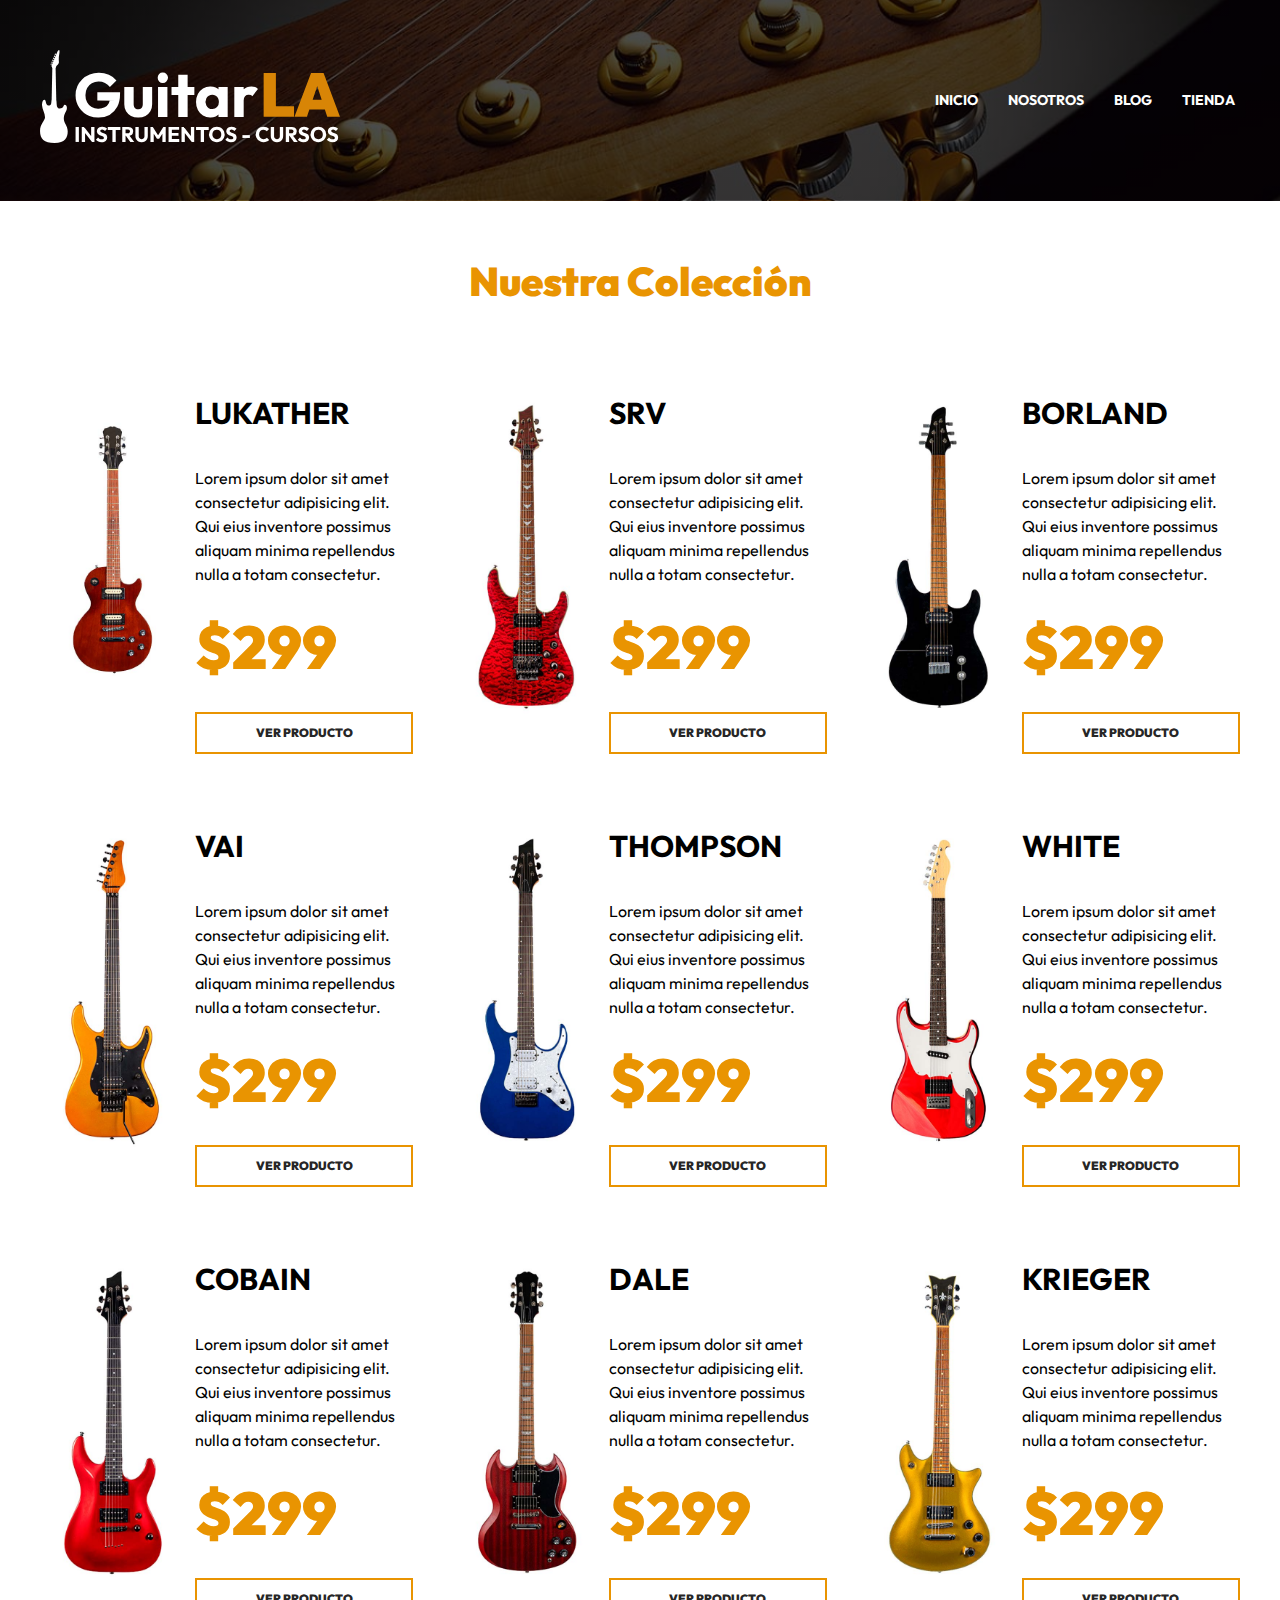
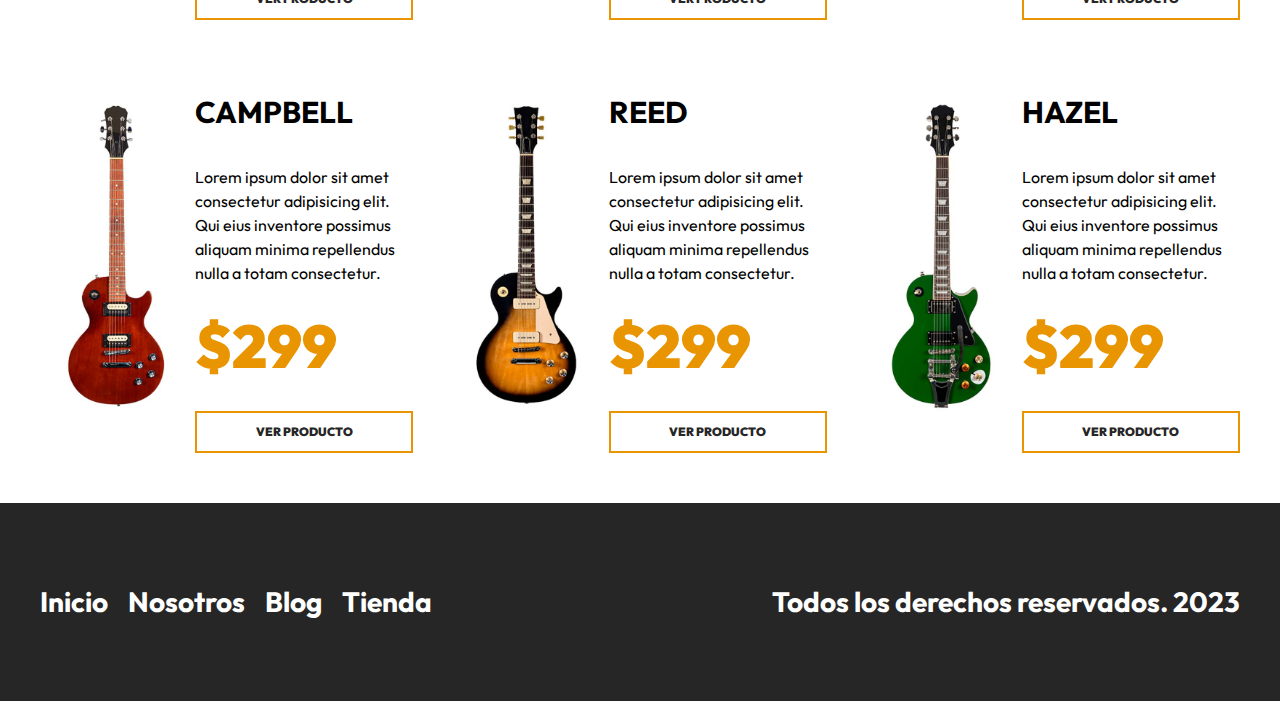
<file: tienda.html>
<!DOCTYPE html>
<html lang="en">
<head>
    <meta charset="UTF-8">
    <meta http-equiv="X-UA-Compatible" content="IE=edge">
    <meta name="viewport" content="width=device-width, initial-scale=1.0">
    <title>GuitarLA: Nuestros Productos</title>
    <link rel="stylesheet" href="css/normalize.css">
    <link rel="preconnect" href="https://fonts.googleapis.com">
    <link rel="preconnect" href="https://fonts.gstatic.com" crossorigin>
    <link href="https://fonts.googleapis.com/css2?family=Outfit:wght@400;700;900&display=swap" rel="stylesheet"> 
    <link rel="stylesheet" href="css/app.css">
</head>
<body>
    <header class="header">
        <div class="header__contenedor">
            <div class="header__barra">
                <a href="#">
                    <img class="header__logo" src="img/logo.svg" alt="imagen logo">
                </a>

                <nav class="navegacion">
                    <a class="navegacion__enlace" href="index.html">Inicio</a>
                    <a class="navegacion__enlace" href="nosotros.html">Nosotros</a>
                    <a class="navegacion__enlace" href="blog.html">Blog</a>
                    <a class="navegacion__enlace" href="tienda.html">Tienda</a>
                </nav>
            </div> <!-- .header__barra -->
        </div>
    </header>

    <main class="productos productos__contenedor">
        <h2 class="productos__heading">Nuestra Colección</h2>

        <div class="productos__grid">
            <div class="producto">
                <img class="producto__imagen" src="img/guitarra_01.jpg" alt="imagen guitarra">

                <div class="producto__contenido">
                    <h3 class="producto__nombre">Lukather</h3>
                    <p class="producto__descripcion">Lorem ipsum dolor sit amet consectetur adipisicing elit. Qui eius inventore possimus aliquam minima repellendus nulla a totam consectetur.</p>
                    <p class="producto__precio">$299</p>
                    <a class="producto__enlace" href="producto.html">Ver Producto</a>
                </div>
            </div><!-- .producto -->

            <div class="producto">
                <img class="producto__imagen" src="img/guitarra_02.jpg" alt="imagen guitarra">

                <div class="producto__contenido">
                    <h3 class="producto__nombre">SRV</h3>
                    <p class="producto__descripcion">Lorem ipsum dolor sit amet consectetur adipisicing elit. Qui eius inventore possimus aliquam minima repellendus nulla a totam consectetur.</p>
                    <p class="producto__precio">$299</p>
                    <a class="producto__enlace" href="producto.html">Ver Producto</a>
                </div>
            </div><!-- .producto -->

            <div class="producto">
                <img class="producto__imagen" src="img/guitarra_03.jpg" alt="imagen guitarra">

                <div class="producto__contenido">
                    <h3 class="producto__nombre">Borland</h3>
                    <p class="producto__descripcion">Lorem ipsum dolor sit amet consectetur adipisicing elit. Qui eius inventore possimus aliquam minima repellendus nulla a totam consectetur.</p>
                    <p class="producto__precio">$299</p>
                    <a class="producto__enlace" href="producto.html">Ver Producto</a>
                </div>
            </div><!-- .producto -->

            <div class="producto">
                <img class="producto__imagen" src="img/guitarra_04.jpg" alt="imagen guitarra">

                <div class="producto__contenido">
                    <h3 class="producto__nombre">VAI</h3>
                    <p class="producto__descripcion">Lorem ipsum dolor sit amet consectetur adipisicing elit. Qui eius inventore possimus aliquam minima repellendus nulla a totam consectetur.</p>
                    <p class="producto__precio">$299</p>
                    <a class="producto__enlace" href="producto.html">Ver Producto</a>
                </div>
            </div><!-- .producto -->

            <div class="producto">
                <img class="producto__imagen" src="img/guitarra_05.jpg" alt="imagen guitarra">

                <div class="producto__contenido">
                    <h3 class="producto__nombre">Thompson</h3>
                    <p class="producto__descripcion">Lorem ipsum dolor sit amet consectetur adipisicing elit. Qui eius inventore possimus aliquam minima repellendus nulla a totam consectetur.</p>
                    <p class="producto__precio">$299</p>
                    <a class="producto__enlace" href="producto.html">Ver Producto</a>
                </div>
            </div><!-- .producto -->

            <div class="producto">
                <img class="producto__imagen" src="img/guitarra_06.jpg" alt="imagen guitarra">

                <div class="producto__contenido">
                    <h3 class="producto__nombre">White</h3>
                    <p class="producto__descripcion">Lorem ipsum dolor sit amet consectetur adipisicing elit. Qui eius inventore possimus aliquam minima repellendus nulla a totam consectetur.</p>
                    <p class="producto__precio">$299</p>
                    <a class="producto__enlace" href="producto.html">Ver Producto</a>
                </div>
            </div><!-- .producto -->

            <div class="producto">
                <img class="producto__imagen" src="img/guitarra_07.jpg" alt="imagen guitarra">

                <div class="producto__contenido">
                    <h3 class="producto__nombre">Cobain</h3>
                    <p class="producto__descripcion">Lorem ipsum dolor sit amet consectetur adipisicing elit. Qui eius inventore possimus aliquam minima repellendus nulla a totam consectetur.</p>
                    <p class="producto__precio">$299</p>
                    <a class="producto__enlace" href="producto.html">Ver Producto</a>
                </div>
            </div><!-- .producto -->

            <div class="producto">
                <img class="producto__imagen" src="img/guitarra_08.jpg" alt="imagen guitarra">

                <div class="producto__contenido">
                    <h3 class="producto__nombre">Dale</h3>
                    <p class="producto__descripcion">Lorem ipsum dolor sit amet consectetur adipisicing elit. Qui eius inventore possimus aliquam minima repellendus nulla a totam consectetur.</p>
                    <p class="producto__precio">$299</p>
                    <a class="producto__enlace" href="producto.html">Ver Producto</a>
                </div>
            </div><!-- .producto -->

            <div class="producto">
                <img class="producto__imagen" src="img/guitarra_09.jpg" alt="imagen guitarra">

                <div class="producto__contenido">
                    <h3 class="producto__nombre">Krieger</h3>
                    <p class="producto__descripcion">Lorem ipsum dolor sit amet consectetur adipisicing elit. Qui eius inventore possimus aliquam minima repellendus nulla a totam consectetur.</p>
                    <p class="producto__precio">$299</p>
                    <a class="producto__enlace" href="producto.html">Ver Producto</a>
                </div>
            </div><!-- .producto -->

            <div class="producto">
                <img class="producto__imagen" src="img/guitarra_10.jpg" alt="imagen guitarra">

                <div class="producto__contenido">
                    <h3 class="producto__nombre">Campbell</h3>
                    <p class="producto__descripcion">Lorem ipsum dolor sit amet consectetur adipisicing elit. Qui eius inventore possimus aliquam minima repellendus nulla a totam consectetur.</p>
                    <p class="producto__precio">$299</p>
                    <a class="producto__enlace" href="producto.html">Ver Producto</a>
                </div>
            </div><!-- .producto -->

            <div class="producto">
                <img class="producto__imagen" src="img/guitarra_11.jpg" alt="imagen guitarra">

                <div class="producto__contenido">
                    <h3 class="producto__nombre">Reed</h3>
                    <p class="producto__descripcion">Lorem ipsum dolor sit amet consectetur adipisicing elit. Qui eius inventore possimus aliquam minima repellendus nulla a totam consectetur.</p>
                    <p class="producto__precio">$299</p>
                    <a class="producto__enlace" href="producto.html">Ver Producto</a>
                </div>
            </div><!-- .producto -->

            <div class="producto">
                <img class="producto__imagen" src="img/guitarra_12.jpg" alt="imagen guitarra">

                <div class="producto__contenido">
                    <h3 class="producto__nombre">Hazel</h3>
                    <p class="producto__descripcion">Lorem ipsum dolor sit amet consectetur adipisicing elit. Qui eius inventore possimus aliquam minima repellendus nulla a totam consectetur.</p>
                    <p class="producto__precio">$299</p>
                    <a class="producto__enlace" href="producto.html">Ver Producto</a>
                </div>
            </div><!-- .producto -->
        </div><!-- .productos__grid -->
    </main>

    <footer class="footer">
        <div class="footer__contenedor footer__contenido">
            <nav class="footer__nav">
                <a class="footer__enlace" href="index.html">Inicio</a>
                <a class="footer__enlace" href="nosotros.html">Nosotros</a>
                <a class="footer__enlace" href="blog.html">Blog</a>
                <a class="footer__enlace" href="tienda.html">Tienda</a>
            </nav>

            <p class="footer__copyright">Todos los derechos reservados. 2023</p>
        </div>
    </footer>
</body>
</html>
</file>
<file: css/app.css>
:root {
    --primary: #e99401;
    --negro: #262626;
    --blanco: #FFF;
    --fuente-principal: 'Outfit', sans-serif;
}
html {
    font-size: 62.5%;
    box-sizing: border-box;
}
*, *:before, *:after {
    box-sizing: inherit;
}
body {
    font-size: 2rem;
    font-family: var(--fuente-principal);
    line-height: 1.5;
}
img {
    max-width: 100%;
}

[class*="contenedor"] {
    max-width: 120rem;
    margin: 0 auto;
    width: 95%;
}

[class*="heading"] {
    font-size: 4rem;
    text-align: center;
    font-weight: 900;
    color: var(--primary);
    margin: 5rem 0;
}

.header {
    background-image: linear-gradient(to right, rgb(0 0 0 / .7), rgb(0 0 0 / .7)), url(../img/header.jpg);
    background-size: cover;
    background-position: 50%;
    padding: 5rem 0;
    position: relative;
}

.header__guitarra {
    display: none;
}

@media (min-width: 992px) {
    .header__guitarra {
        display: block;
        position: absolute;
        right: 0;
        bottom: 0;

        /* animation-name: mostrarImagen;
        animation-duration: 1s;
        animation-delay: 0s;
        animation-timing-function: ease-in-out;
        animation-iteration-count: 1; */

        animation: 1s ease-in-out 0s 1 mostrarImagen;
    }
}


@keyframes mostrarImagen {
    0% {
        opacity: 0;
        transform: translateX(-10rem);
    }

    50% {
        opacity: 0;
    }

    100% {
        opacity: 1;
        transform: translateX(0rem);
    }
}

.header__barra {
    display: flex;
    flex-direction: column;
    align-items: center;
}

@media (min-width: 768px) {
    .header__barra {
        flex-direction: row;
        justify-content: space-between;
    }
}

.header__logo {
    width: 30rem;
}

.navegacion {
    display: flex;
    gap: 2rem;
    margin-top: 5rem;
    position: relative;
    z-index: 1;
}

@media (min-width: 768px) {
    .navegacion {
        margin: 0;
    }
}

.navegacion__enlace {
    color: var(--blanco);
    text-decoration: none;
    text-transform: uppercase;
    padding: .5rem;
    font-size: 1.4rem;
    font-weight: 700;
    transition-property: background-color;
    transition-duration: .3s;
}

.navegacion__enlace:hover {
    background-color: var(--primary);
}

.modelo {
    color: var(--blanco);
    margin-top: 5rem;
    text-align: center;
}
@media (min-width: 768px) {
    .modelo {
        text-align: left;
        width: 50%;
    }
}

.modelo__nombre {
    font-size: 8rem;
}

.modelo__precio {
    font-size: 6rem;
    color: var(--primary);
    font-weight: 900;
    line-height: 0;
}

.modelo__enlace {
    margin-top: 2rem;
    text-decoration: none;
    padding: 1rem 5rem;
    border: 2px solid var(--primary);
    color: var(--blanco);
    text-transform: uppercase;
    font-weight: 700;
    font-size: 1.4rem;
    transition-property: background-color;
    transition-duration: .3s;
}

.modelo__enlace:hover {
    background-color: var(--primary);
}

/** Main **/
.productos__grid {
    display: grid;
    gap: 4rem;
}

@media (min-width: 768px) {
    .productos__grid {
        grid-template-columns: repeat(2, 1fr);
    }
}

@media (min-width: 1200px) {
    .productos__grid {
        grid-template-columns: repeat(3, 1fr);
    }
}

.producto {
    display: grid;
    grid-template-columns: 2fr 3fr;
    column-gap: 1rem;
    align-items: center;
}

.producto__nombre {
    font-size: 3rem;
    text-transform: uppercase;
}

.producto__descripcion {
    font-size: 1.6rem;
}

.producto__precio {
    font-size: 6rem;
    font-weight: 900;
    color: var(--primary);
    margin: 0;
}

.producto__enlace {
    margin-top: 2rem;
    display: block;
    text-decoration: none;
    color: var(--negro);
    padding: 1rem 5rem;
    border: 2px solid var(--primary);
    text-align: center;
    font-size: 1.2rem;
    font-weight: 900;
    text-transform: uppercase;
    transition-property: background-color;
    transition-duration: .3s;
}

.producto__enlace:hover {
    background-color: var(--primary);
    color: var(--blanco);
}

.producto__formulario {
    display: flex;
    flex-direction: column;
}

.producto__label {
    font-size: 2.2rem;
    margin-right: 1rem;
}

.producto__cantidad {
    border: 2px solid var(--primary);
    padding: 1rem;
    text-align: center;
}

.producto__cantidad:focus-visible {
    outline: 2px solid var(--primary);
    border: none;
}

.producto__agregar-carrito {
    margin-top: 3rem;
    display: block;
    background-color: var(--primary);
    text-decoration: none;
    text-transform: uppercase;
    border: none;
    text-align: center;
    padding: 2rem 5rem;
    color: var(--blanco);
    font-size: 1.8rem;
    font-weight: 700;
    transition-property: background-color;
    transition-duration: .3s;
    
}

.producto__agregar-carrito:hover {
    background-color: var(--negro);
    cursor: pointer;
}

/** Cursos **/
.cursos {
    background-image: linear-gradient(to right, rgb(0 0 0 / .65), rgb(0 0 0 / .65)), url('../img/cursos_bg.jpg');
    padding: 10rem 0;
    margin-top: 10rem;
    background-size: cover;
    background-position: 50%;
}

@media (min-width: 768px) {
    .cursos__grid {
        display: grid;
        grid-template-columns: repeat(2, 1fr);
        column-gap: 2rem;
    }
}

.cursos__contenido {
    display: flex;
    flex-direction: column;
    align-items: center;
}

@media (min-width: 768px) {
    .cursos__contenido {
        grid-column: 2 / 3;
    }
}

.cursos__texto {
    color: var(--blanco);
     text-align: center;
     font-size: 2.4rem;
}

.cursos__enlace {
    color: var(--blanco);
    margin-top: 2rem;
    display: inline-block;
    border: 2px solid var(--primary);
    text-decoration: none;
    padding: 1rem 5rem;
    text-transform: uppercase;
    font-size: 1.4rem;
    font-weight: 700;
    transition-property: background-color;
    transition-duration: .3s;
}

.cursos__enlace:hover {
    background-color: var(--primary);
    color: var(--blanco);
}

/** Blog **/
.blog__grid {
    display: grid;
    gap: 4rem;
}

@media (min-width: 768px) {
    .blog__grid {
        grid-template-columns: repeat(2, 1fr);
    }
}
@media (min-width: 992px) {
    .blog__grid {
        grid-template-columns: repeat(4, 1fr);
    }
    .blog__grid--pagina {
        grid-template-columns: repeat(3, 1fr);
    }
}

.entrada {
    max-width: 80rem;
    margin: 0 auto;
}

.entrada__contenido {
    padding: 2rem;
}

.entrada__titulo {
    font-weight: 400;
    font-size: 2.8rem;
    margin: 0;
    line-height: 1.2;

}

.entrada__fecha {
    font-size: 1.6rem;
    color: var(--primary);
}

.entrada__enlace {
    color: var(--negro);
    margin-top: 2rem;
    display: inline-block;
    border: 2px solid var(--primary);
    text-decoration: none;
    padding: 1rem 5rem;
    text-transform: uppercase;
    font-size: 1.4rem;
    font-weight: 700;
    transition-property: background-color;
    transition-duration: .3s;
}

.entrada__enlace:hover {
    background-color: var(--primary);
    color: var(--blanco);
}

.entrada__texto {
    display: -webkit-box;
    -webkit-box-orient: vertical;
    -webkit-line-clamp:  4;
    overflow: hidden;
    font-size: 1.6rem;
}

/** Footer **/
.footer {
    margin-top: 5rem;
    background-color: var(--negro);
    padding: 5rem 0;
}

@media (min-width: 768px) {
    .footer__contenido {
        display: flex;
        justify-content: space-between;
    }
}

.footer__nav {
    display: flex;
    flex-direction: column;
    align-items: center;
}

@media (min-width: 768px) {
    .footer__nav {
        flex-direction: row;
        gap: 2rem;
    }
}

.footer__enlace {
    font-size: 2.8rem;
    color: var(--blanco);
    text-decoration: none;
    font-weight: 700;
}

.footer__enlace:hover {
    color: var(--primary);
}

.footer__copyright {
    font-size: 2.8rem;
    color: var(--blanco);
    font-weight: 700;
    text-align: center;
}

/** Nosotros **/
.nosotros__grid {
    display: grid;
    gap: 4rem;
}

@media (min-width: 768px) {
    .nosotros__grid  {
        grid-template-columns: repeat(2, 1fr);
        align-items: center;
    }
}
</file>
